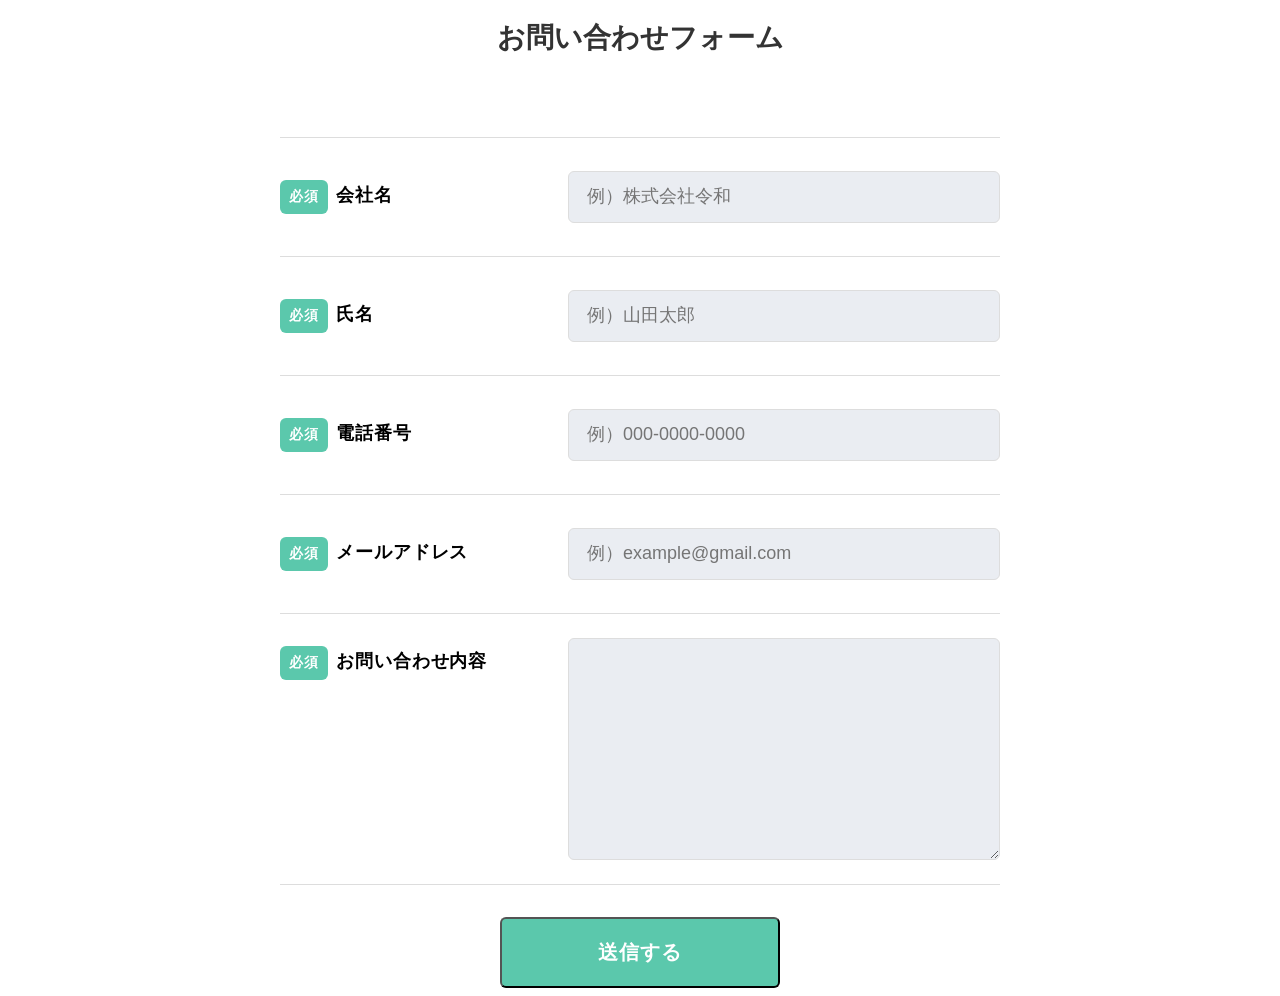
<file: index.html>
<!DOCTYPE html>
<html lang="ja">
<head>
    <meta charset="UTF-8">
    <meta name="viewport" content="width=device-width, initial-scale=1.0">
    <title>お問い合わせフォーム</title>
    <link rel="stylesheet" href="stylesheet.css"> <!-- CSSファイルを読み込む -->
</head>
<body>

        <!-- 追加: 見出し -->
        <h1 class="Form-Title">お問い合わせフォーム</h1>

        <form action="send_mail.php" method="post" class="Form">
            <div class="Form-Item">
                <p class="Form-Item-Label"><span class="Form-Item-Label-Required">必須</span>会社名</p>
                <input type="text" name="company" class="Form-Item-Input" placeholder="例）株式会社令和" required>
            </div>
            <div class="Form-Item">
                <p class="Form-Item-Label"><span class="Form-Item-Label-Required">必須</span>氏名</p>
                <input type="text" name="name" class="Form-Item-Input" placeholder="例）山田太郎" required>
            </div>
            <div class="Form-Item">
                <p class="Form-Item-Label"><span class="Form-Item-Label-Required">必須</span>電話番号</p>
                <input type="text" name="phone" class="Form-Item-Input" placeholder="例）000-0000-0000" required>
            </div>
            <div class="Form-Item">
                <p class="Form-Item-Label"><span class="Form-Item-Label-Required">必須</span>メールアドレス</p>
                <input type="email" name="email" class="Form-Item-Input" placeholder="例）example@gmail.com" required>
            </div>
            <div class="Form-Item">
                <p class="Form-Item-Label isMsg"><span class="Form-Item-Label-Required">必須</span>お問い合わせ内容</p>
                <textarea name="message" class="Form-Item-Textarea" required></textarea>
            </div>
            <input type="submit" class="Form-Btn" value="送信する">
        </form>

</body>
</html>
</file>
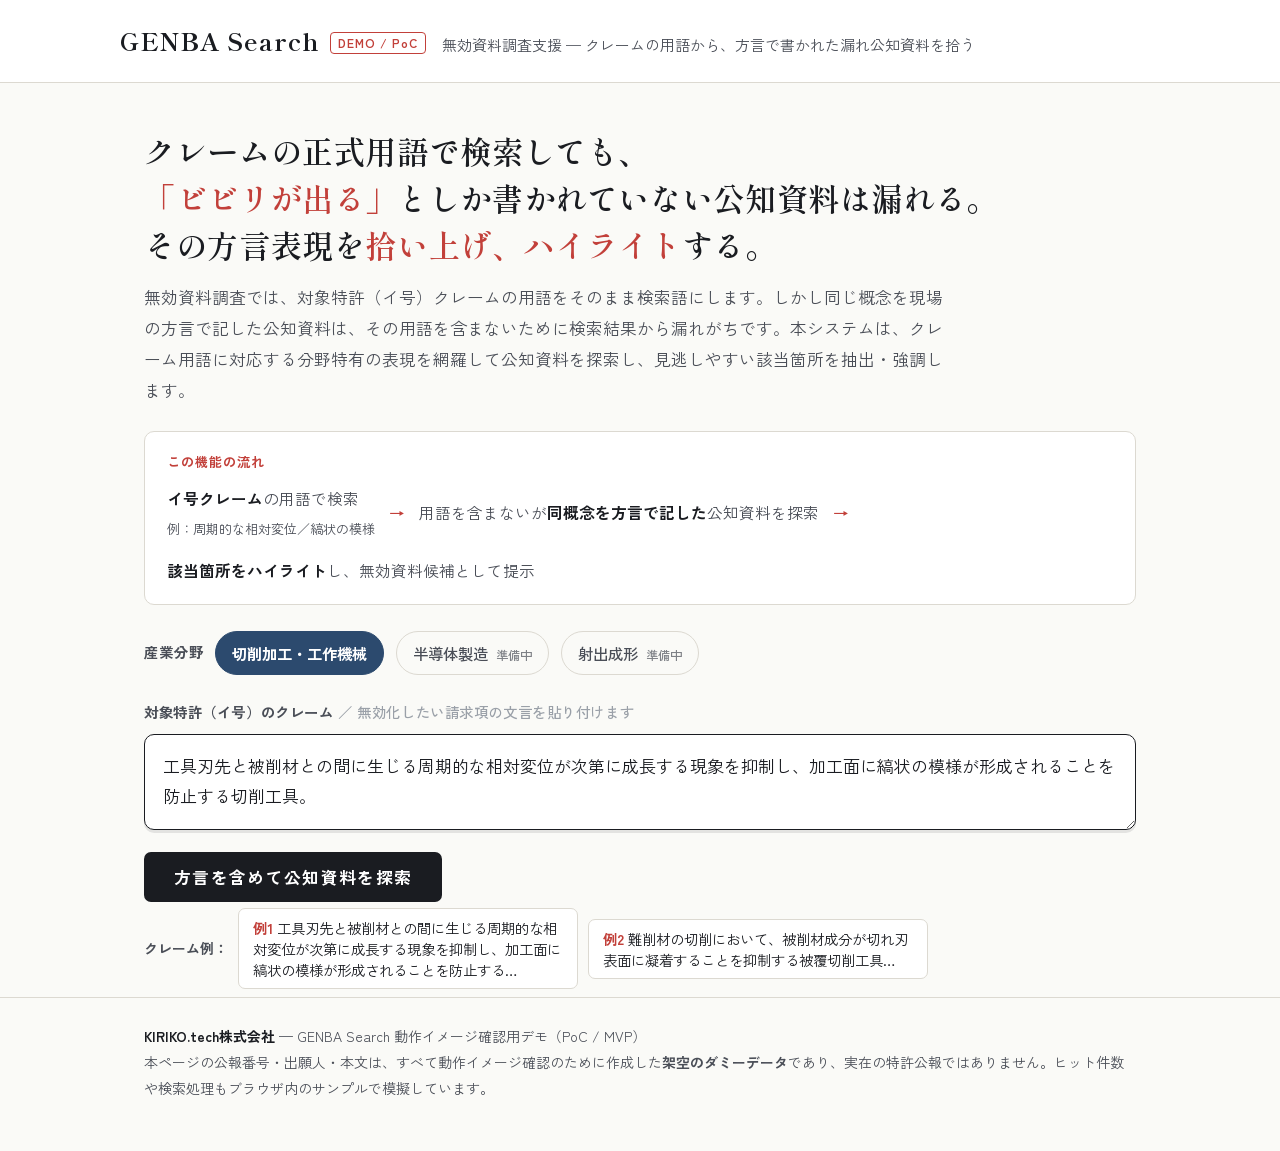
<file: genba-search-demo/index.html>
<!DOCTYPE html>
<html lang="ja">
<head>
<meta charset="UTF-8">
<meta name="viewport" content="width=device-width, initial-scale=1.0">
<title>GENBA Search（デモ）— クレームの用語から、方言で書かれた漏れ公知資料を拾う</title>
<link rel="preconnect" href="https://fonts.googleapis.com">
<link rel="preconnect" href="https://fonts.gstatic.com" crossorigin>
<link href="https://fonts.googleapis.com/css2?family=Shippori+Mincho:wght@500;600;700&family=Zen+Kaku+Gothic+New:wght@400;500;700&display=swap" rel="stylesheet">
<style>
:root{
  --paper:#FAFAF7;
  --ink:#1A1C21;
  --ink-soft:#4A4E57;
  --ai:#2C4A6E;
  --ai-pale:#E8EEF5;
  --shu:#C2403A;
  --shu-pale:#FAEBE8;
  --rule:#DCD9D1;
  --card:#FFFFFF;
  --radius:10px;
}
*{box-sizing:border-box;margin:0;padding:0}
html{font-size:17px}
body{
  background:var(--paper);color:var(--ink);
  font-family:"Zen Kaku Gothic New","Hiragino Kaku Gothic ProN",sans-serif;
  line-height:1.85;-webkit-font-smoothing:antialiased;
}
a{color:var(--ai)}
.wrap{max-width:1040px;margin:0 auto;padding:0 24px}

header{border-bottom:1px solid var(--rule);background:var(--card)}
.head-inner{display:flex;align-items:baseline;gap:16px;padding:18px 0;flex-wrap:wrap}
.brand{font-family:"Shippori Mincho",serif;font-weight:700;font-size:1.45rem;letter-spacing:.04em}
.brand .demo-tag{
  font-family:"Zen Kaku Gothic New",sans-serif;font-size:.72rem;font-weight:700;color:var(--shu);
  border:1.5px solid var(--shu);border-radius:4px;padding:1px 7px;margin-left:10px;vertical-align:3px;letter-spacing:.08em;
}
.tagline{color:var(--ink-soft);font-size:.88rem}

.hero{padding:44px 0 8px}
.hero h1{font-family:"Shippori Mincho",serif;font-weight:600;font-size:1.85rem;line-height:1.5;letter-spacing:.02em}
.hero h1 .shu{color:var(--shu)}
.hero p.lede{margin-top:14px;color:var(--ink-soft);max-width:48em;font-size:.98rem}

.usecase{
  margin-top:26px;background:var(--card);border:1px solid var(--rule);border-radius:var(--radius);
  padding:18px 22px;
}
.usecase .lab{font-size:.78rem;font-weight:700;letter-spacing:.08em;color:var(--shu)}
.usecase .flow{
  display:flex;align-items:center;gap:14px;flex-wrap:wrap;margin-top:10px;font-size:.92rem;color:var(--ink-soft);
}
.usecase .flow b{color:var(--ink)}
.usecase .arrow{color:var(--shu);font-weight:700}

.field-row{display:flex;align-items:center;gap:12px;margin-top:26px;flex-wrap:wrap}
.field-label{font-size:.85rem;font-weight:700;color:var(--ink-soft);letter-spacing:.06em}
.field-chip{font-size:.9rem;padding:7px 16px;border-radius:999px;border:1.5px solid var(--ai);background:var(--ai);color:#fff;font-weight:700}
.field-chip.off{background:transparent;color:var(--ink-soft);border-color:var(--rule);font-weight:500}
.field-chip.off small{font-size:.72rem;margin-left:4px;opacity:.7}

.claim-label{margin-top:24px;font-size:.85rem;font-weight:700;color:var(--ink-soft);letter-spacing:.04em}
.claim-label span{font-weight:500;color:#9aa0a8}
textarea#claim{
  width:100%;margin-top:8px;background:var(--card);border:1.5px solid var(--ink);border-radius:var(--radius);
  padding:16px 18px;font-family:inherit;font-size:1rem;line-height:1.8;color:var(--ink);resize:vertical;min-height:96px;
  box-shadow:0 3px 0 rgba(26,28,33,.10);
}
textarea#claim:focus{outline:3px solid var(--ai);outline-offset:1px}
.go-row{display:flex;align-items:center;gap:16px;margin-top:14px;flex-wrap:wrap}
button#go{
  font-family:inherit;font-weight:700;font-size:.98rem;letter-spacing:.08em;background:var(--ink);color:#fff;
  border:none;border-radius:7px;padding:13px 30px;cursor:pointer;transition:background .15s;
}
button#go:hover{background:var(--shu)}
button#go:focus-visible,.ex-chip:focus-visible{outline:3px solid var(--shu);outline-offset:2px}

.examples{margin-top:6px;display:flex;gap:10px;flex-wrap:wrap;align-items:center}
.examples .lab{font-size:.82rem;color:var(--ink-soft);font-weight:700}
.ex-chip{
  font-family:inherit;font-size:.85rem;cursor:pointer;background:var(--card);border:1px solid var(--rule);
  border-radius:7px;padding:8px 14px;color:var(--ink);transition:border-color .15s,background .15s;text-align:left;max-width:340px;
}
.ex-chip:hover{border-color:var(--shu);background:var(--shu-pale)}
.ex-chip b{color:var(--shu);font-weight:700}

#notice{display:none;margin-top:16px;font-size:.9rem;color:var(--shu);background:var(--shu-pale);border:1px solid var(--shu);border-radius:8px;padding:10px 16px}

#loading{display:none;margin:40px 0 10px}
.steps{display:flex;flex-direction:column;gap:10px}
.step{display:flex;align-items:center;gap:12px;color:#9aa0a8;font-size:.95rem;transition:color .3s}
.step .dot{width:10px;height:10px;border-radius:50%;background:var(--rule);flex:none;transition:background .3s}
.step.on{color:var(--ink)} .step.on .dot{background:var(--shu);animation:pulse 1s infinite}
.step.done{color:var(--ink-soft)} .step.done .dot{background:var(--ai)}
@keyframes pulse{0%,100%{transform:scale(1)}50%{transform:scale(1.5)}}

#results{display:none;padding:34px 0 60px}
.kw-box{background:var(--card);border:1px solid var(--rule);border-radius:var(--radius);padding:16px 20px;margin-bottom:22px}
.kw-box .t{font-size:.8rem;font-weight:700;letter-spacing:.06em;color:var(--ink-soft)}
.kw{display:inline-block;background:var(--ai-pale);border:1px solid var(--ai);color:var(--ai);border-radius:999px;padding:3px 13px;margin:7px 6px 0 0;font-weight:700;font-size:.9rem}

.contrast{display:grid;grid-template-columns:1fr auto 1fr;gap:0;margin-bottom:34px;border:1px solid var(--rule);border-radius:var(--radius);overflow:hidden}
.contrast .cell{padding:20px 22px;text-align:center}
.contrast .cell.normal{background:#F3F2EE}
.contrast .cell.salv{background:var(--shu-pale)}
.contrast .cell .num{font-family:"Shippori Mincho",serif;font-size:2rem;font-weight:700;line-height:1.1}
.contrast .cell.normal .num{color:var(--ink-soft)}
.contrast .cell.salv .num{color:var(--shu)}
.contrast .cell .lab{font-size:.84rem;margin-top:4px;color:var(--ink-soft)}
.contrast .cell.salv .lab{color:#8d2f2b;font-weight:700}
.contrast .mid{display:flex;align-items:center;padding:0 8px;background:var(--card);color:var(--shu);font-weight:700;font-size:1.4rem}

.sec-head{display:flex;align-items:baseline;gap:14px;margin:0 0 8px;flex-wrap:wrap}
.sec-head h2{font-family:"Shippori Mincho",serif;font-weight:600;font-size:1.25rem;letter-spacing:.03em}
.sec-head .count{font-size:.85rem;color:var(--ink-soft)}
.sec-note{font-size:.88rem;color:var(--ink-soft);margin-bottom:18px;max-width:52em}

.normhit{background:var(--card);border:1px solid var(--rule);border-radius:8px;padding:14px 20px;margin-bottom:12px}
.normhit .pub{font-size:.8rem;color:var(--ink-soft)}
.normhit h3{font-family:"Shippori Mincho",serif;font-weight:600;font-size:1.02rem;margin:1px 0 4px}
.normhit p{font-size:.9rem;color:var(--ink-soft);line-height:1.8}
.buried{font-size:.85rem;color:var(--ink-soft);background:#F3F2EE;border-radius:6px;padding:9px 14px;margin-top:6px}
.buried::before{content:"\22EF  ";color:#9aa0a8}

.legend-row{display:flex;align-items:center;justify-content:space-between;gap:18px;flex-wrap:wrap;margin:30px 0 18px}
.legend{display:flex;gap:20px;flex-wrap:wrap;align-items:center;font-size:.84rem;color:var(--ink-soft)}
.legend .sw{display:inline-block;width:1.6em;height:1em;border-radius:3px;vertical-align:-2px;margin-right:6px}
.legend .sw.shu{background:var(--shu-pale);border-bottom:2px solid var(--shu)}
.legend .sw.ai{background:var(--ai-pale);border-bottom:2px solid var(--ai)}
.toggle{display:flex;align-items:center;gap:9px;font-size:.86rem;font-weight:700;color:var(--ink);cursor:pointer;user-select:none}
.toggle input{width:18px;height:18px;accent-color:var(--shu);cursor:pointer}

.salvage{background:var(--card);border:1px solid var(--rule);border-radius:var(--radius);margin-bottom:26px;overflow:hidden;border-left:5px solid var(--shu)}
.salv-head{display:flex;justify-content:space-between;align-items:flex-start;gap:14px;padding:18px 24px 14px;border-bottom:1px solid var(--rule);flex-wrap:wrap}
.salv-head .pub{font-size:.82rem;color:var(--ink-soft);letter-spacing:.04em}
.salv-head h3{font-family:"Shippori Mincho",serif;font-weight:600;font-size:1.13rem;margin-top:2px}
.salv-head .meta{font-size:.82rem;color:var(--ink-soft);margin-top:3px}
.badge{display:inline-block;font-size:.72rem;font-weight:700;border-radius:4px;padding:2px 10px;margin-top:7px;letter-spacing:.04em;color:var(--shu);background:var(--shu-pale);border:1px solid var(--shu)}
.scorebox{text-align:right;flex:none}
.scorebox .num{font-family:"Shippori Mincho",serif;font-size:1.5rem;font-weight:700;color:var(--shu);line-height:1.1}
.scorebox .lab{font-size:.7rem;color:var(--ink-soft);letter-spacing:.06em}

.salv-body{padding:18px 24px 6px}
.passage{font-size:.97rem;line-height:2.05}
.passage .para-no{font-weight:700;color:var(--ink-soft);font-size:.85rem;margin-right:.5em}
mark{padding:0 2px;border-radius:2px;transition:background .2s,border-color .2s}
mark.s{background:var(--shu-pale);border-bottom:2.5px solid var(--shu)}
mark.n{background:var(--ai-pale);border-bottom:2.5px solid var(--ai)}
body.nohi mark.s{background:transparent;border-bottom-color:transparent}

.map{margin:16px 0 4px;border:1px solid var(--rule);border-radius:8px;overflow:hidden}
.map .mrow{display:grid;grid-template-columns:1fr 2.2em 1fr;border-top:1px solid var(--rule)}
.map .mrow:first-child{border-top:none}
.map .mhd{background:#F3F2EE;font-size:.74rem;font-weight:700;letter-spacing:.04em;color:var(--ink-soft)}
.map .c{padding:9px 14px;font-size:.9rem;line-height:1.6}
.map .c.kw{color:var(--ai);font-weight:500}
.map .c.gb{color:#8d2f2b;font-weight:500}
.map .mid{display:flex;align-items:center;justify-content:center;color:var(--shu);font-weight:700}

.reason{margin:14px 0 20px;background:#FCF9F4;border:1px dashed var(--rule);border-radius:8px;padding:14px 18px}
.reason h4{font-size:.8rem;letter-spacing:.08em;color:var(--shu);font-weight:700;margin-bottom:7px}
.reason h4::before{content:"\270E  "}
.reason p{font-size:.88rem;line-height:1.9;color:var(--ink-soft)}
.reason p b{color:var(--ink)}

.callout{background:var(--shu-pale);border:1px solid var(--shu);border-radius:var(--radius);padding:16px 20px;margin:6px 0 30px;font-size:.9rem;color:#7a2a26;line-height:1.85}
.callout b{color:#5e1f1c}

footer{border-top:1px solid var(--rule);padding:26px 0 50px;color:var(--ink-soft);font-size:.82rem}
footer .co{font-weight:700;color:var(--ink)}

@media(max-width:760px){
  html{font-size:16px}
  .hero h1{font-size:1.45rem}
  .contrast{grid-template-columns:1fr}
  .contrast .mid{padding:6px 0}
}
@media(prefers-reduced-motion:reduce){.step.on .dot{animation:none}}
</style>
</head>
<body>

<header>
  <div class="wrap head-inner">
    <div class="brand">GENBA Search<span class="demo-tag">DEMO / PoC</span></div>
    <div class="tagline">無効資料調査支援 — クレームの用語から、方言で書かれた漏れ公知資料を拾う</div>
  </div>
</header>

<main class="wrap">

  <section class="hero">
    <h1>クレームの正式用語で検索しても、<br><span class="shu">「ビビリが出る」</span>としか書かれていない公知資料は漏れる。<br>その方言表現を<span class="shu">拾い上げ、ハイライト</span>する。</h1>
    <p class="lede">無効資料調査では、対象特許（イ号）クレームの用語をそのまま検索語にします。しかし同じ概念を現場の方言で記した公知資料は、その用語を含まないために検索結果から漏れがちです。本システムは、クレーム用語に対応する分野特有の表現を網羅して公知資料を探索し、見逃しやすい該当箇所を抽出・強調します。</p>

    <div class="usecase">
      <div class="lab">この機能の流れ</div>
      <div class="flow">
        <span><b>イ号クレーム</b>の用語で検索<br><small>例：周期的な相対変位／縞状の模様</small></span>
        <span class="arrow">&rarr;</span>
        <span>用語を含まないが<b>同概念を方言で記した</b>公知資料を探索</span>
        <span class="arrow">&rarr;</span>
        <span><b>該当箇所をハイライト</b>し、無効資料候補として提示</span>
      </div>
    </div>

    <div class="field-row">
      <span class="field-label">産業分野</span>
      <span class="field-chip">切削加工・工作機械</span>
      <span class="field-chip off">半導体製造 <small>準備中</small></span>
      <span class="field-chip off">射出成形 <small>準備中</small></span>
    </div>

    <div class="claim-label">対象特許（イ号）のクレーム <span>／ 無効化したい請求項の文言を貼り付けます</span></div>
    <textarea id="claim" spellcheck="false"></textarea>

    <div class="go-row">
      <button id="go" type="button">方言を含めて公知資料を探索</button>
    </div>

    <div class="examples">
      <span class="lab">クレーム例：</span>
      <button class="ex-chip" data-id="bibiri"><b>例1</b> 工具刃先と被削材との間に生じる周期的な相対変位が次第に成長する現象を抑制し、加工面に縞状の模様が形成されることを防止する…</button>
      <button class="ex-chip" data-id="gyakuchaku"><b>例2</b> 難削材の切削において、被削材成分が切れ刃表面に凝着することを抑制する被覆切削工具…</button>
    </div>
    <div id="notice"></div>
  </section>

  <section id="loading" aria-live="polite">
    <div class="steps">
      <div class="step" id="st1"><span class="dot"></span>クレームから検索キーワードを抽出しています…</div>
      <div class="step" id="st2"><span class="dot"></span>通常キーワードで公知資料を取得しています…</div>
      <div class="step" id="st3"><span class="dot"></span>キーワードを含まない「方言」表現の公知資料を照合しています…</div>
    </div>
  </section>

  <section id="results" aria-live="polite">

    <div class="kw-box">
      <span class="t">クレームから抽出した検索キーワード</span><br>
      <span id="kwlist"></span>
    </div>

    <div class="contrast">
      <div class="cell normal"><div class="num" id="normnum"></div><div class="lab">通常キーワード検索のヒット件数<br>（重要文献が埋もれるおそれ）</div></div>
      <div class="mid">＋</div>
      <div class="cell salv"><div class="num" id="salvnum"></div><div class="lab">本システムが追加で発見した<br>「方言」無効資料候補</div></div>
    </div>

    <div class="sec-head"><h2>① 通常キーワード検索の結果</h2><span class="count" id="acount"></span></div>
    <p class="sec-note">クレームの用語「<span id="kwinline"></span>」を含む公知資料です。件数が多く、本当に効く文献が埋もれやすいのがこの調査の難所です。</p>
    <div id="blockA"></div>

    <div class="legend-row">
      <div class="legend">
        <span><span class="sw shu"></span>キーワード不一致だが同概念を示唆する方言表現</span>
        <span><span class="sw ai"></span>クレームの検索キーワードと一致</span>
      </div>
      <label class="toggle"><input type="checkbox" id="hi" checked>方言箇所をハイライト表示</label>
    </div>

    <div class="sec-head"><h2 style="color:var(--shu)">② 方言表現で追加抽出した無効資料候補</h2><span class="count" id="bcount"></span></div>
    <p class="sec-note"><b>検索キーワードを一切含まない</b>のに、同じ概念を現場の言い回しで記述している公知資料です。通常検索では漏れていた候補で、これがこのシステムの主眼です。</p>
    <div id="blockB"></div>

    <div class="callout" id="callout"></div>

  </section>

</main>

<footer>
  <div class="wrap">
    <p><span class="co">KIRIKO.tech株式会社</span> — GENBA Search 動作イメージ確認用デモ（PoC / MVP）</p>
    <p>本ページの公報番号・出願人・本文は、すべて動作イメージ確認のために作成した<b>架空のダミーデータ</b>であり、実在の特許公報ではありません。ヒット件数や検索処理もブラウザ内のサンプルで模擬しています。</p>
  </div>
</footer>

<script>
const DATA = {
bibiri: {
  claim: "工具刃先と被削材との間に生じる周期的な相対変位が次第に成長する現象を抑制し、加工面に縞状の模様が形成されることを防止する切削工具。",
  keywords: ["周期的な相対変位","相対変位の成長","縞状の模様","加工面の模様"],
  normCount: 287,
  blockA: [
    { pub:"特開2021-145872（ダミー）", title:"制振機能を備えた工作機械", meta:"出願人：尾張電機工業株式会社（架空）",
      text:'主軸の加速度から<mark class="n">周期的な相対変位</mark>を検知し、回転数を可変制御することで<mark class="n">加工面の模様</mark>の発生を防止する。' },
    { pub:"特許第7402113号（ダミー）", title:"びびり振動の解析方法", meta:"権利者：木曽川解析研究所（架空）",
      text:'本方法は、切削中に生じる<mark class="n">相対変位の成長</mark>を周波数解析し、安定限界を予測するものである。' }
  ],
  buried: "…ほか 285 件（同様にキーワードを含む文献）",
  blockB: [
    {
      pub:"特開2019-038214（ダミー）", title:"不等分割エンドミル", meta:"出願人：知多ツール製作所（架空）／ IPC: B23C 5/10",
      score:"0.91", para:"【0017】",
      passage:'本発明のエンドミルによれば、<mark class="s">アルミの仕上げ面に出るビビリを、工具側の刃先形状の工夫によって抑える</mark>ことができる。これにより、<mark class="s">削り目に現れる波目（なみめ）</mark>のない良好な面が安定して得られる。',
      map:[
        { kw:"周期的な相対変位が次第に成長する現象", gb:"ビビリ（が出る）" },
        { kw:"縞状の模様", gb:"削り目に現れる波目（なみめ）" },
        { kw:"（相対変位を）抑制する／防止する", gb:"工具側の刃先形状の工夫によって抑える" }
      ],
      reason:'検索語「周期的な相対変位」「縞状の模様」は本文に<b>一切現れません</b>。しかし「ビビリ」は再生びびり振動、すなわち周期的な相対変位の成長そのものを指す現場語であり、「削り目の波目」は縞状の模様に相当します。さらに「工具側で抑える」という解決手段もイ号クレームと一致するため、<b>通常検索では漏れていた強い無効資料候補</b>と判断しました。'
    },
    {
      pub:"実開平08-006621（ダミー）", title:"旋削用バイト", meta:"出願人：三河精工株式会社（架空）／ IPC: B23B 27/00",
      score:"0.78", para:"【0005】",
      passage:'切削速度によっては<mark class="s">バイトが鳴き（びびり）、加工面にこすれたような艶ムラ</mark>が出ることがある。本考案はすくい角を最適化し、これを<mark class="s">刃物側で抑える</mark>。',
      map:[
        { kw:"周期的な相対変位の成長", gb:"バイトが鳴く／びびる" },
        { kw:"縞状の模様", gb:"こすれたような艶ムラ" },
        { kw:"（相対変位を）抑制する", gb:"刃物側で抑える" }
      ],
      reason:'「バイトが鳴く」「びびり」は工具のびびり振動を指す現場語、「艶ムラ」は加工面に周期的に現れる外観不良の言い回しです。検索語とは表記が全く異なるため通常検索からは漏れますが、概念・解決手段ともイ号クレームに対応する候補です。'
    }
  ],
  callout: 'この調査では、上記②の <b>287件の外側、もしくは内側に埋もれていた方言文献</b> を拾い上げています。仮に通常検索の結果に含まれていた場合でも、件数が多いと見逃しがちです。本システムは各文献中の<b>方言該当箇所だけを抽出してハイライト</b>するため、大量ヒット時でも無効資料候補を見落としにくくなります（上のチェックでハイライトの有無を切り替えられます）。'
},
gyakuchaku: {
  claim: "難削材の切削において、被削材成分が切れ刃表面に凝着することを抑制する被覆切削工具。",
  keywords: ["凝着","被削材成分の移着","難削材"],
  normCount: 196,
  blockA: [
    { pub:"特開2020-097431（ダミー）", title:"難削材加工用コーティング工具", meta:"出願人：渥美超硬株式会社（架空）",
      text:'本被膜は表面エネルギーを低減し、<mark class="n">難削材</mark>切削時の<mark class="n">凝着</mark>を抑制する。' },
    { pub:"特許第7188204号（ダミー）", title:"切削工具用硬質皮膜", meta:"権利者：豊川コーティング株式会社（架空）",
      text:'皮膜の最表層を平滑化することで、<mark class="n">被削材成分の移着</mark>の起点形成を抑える。' }
  ],
  buried: "…ほか 194 件（同様にキーワードを含む文献）",
  blockB: [
    {
      pub:"特開2018-205517（ダミー）", title:"ステンレス深穴加工用ドリル", meta:"出願人：碧南スチール工業（架空）／ IPC: B23B 51/06",
      score:"0.88", para:"【0023】",
      passage:'<mark class="s">ステンレスの深穴では刃先が焼き付き、刃に材料が持っていかれる</mark>ことがある。本ドリルは油穴位置を見直し、<mark class="s">この焼き付きを防ぐ</mark>。',
      map:[
        { kw:"凝着", gb:"焼き付き／刃に材料が持っていかれる" },
        { kw:"被削材成分の移着", gb:"材料が（刃に）持っていかれる" },
        { kw:"難削材", gb:"ステンレス（の深穴）" }
      ],
      reason:'「焼き付き」「刃に材料が持っていかれる」は、被削材成分が切れ刃に移着・固着する現象（＝凝着）を指す現場語です。「ステンレス」は難削材の代表で、検索語「難削材」を含まなくても対象に該当します。検索語が一つも現れない<b>漏れ候補</b>です。'
    },
    {
      pub:"特開2017-141980（ダミー）", title:"切削インサート", meta:"出願人：知立工具株式会社（架空）／ IPC: B23B 27/14",
      score:"0.74", para:"【0009】",
      passage:'ねばい材を削ると<mark class="s">刃先に金属がべったり付いて（構成刃先）、これが取れる時に面がむしれる</mark>。本インサートは刃先処理によりこれを抑える。',
      map:[
        { kw:"凝着", gb:"刃先に金属がべったり付く（構成刃先）" },
        { kw:"被削材成分の移着", gb:"金属が刃先に付く" },
        { kw:"難削材", gb:"ねばい材" }
      ],
      reason:'「べったり付く」「構成刃先」「むしれる」は凝着・溶着に起因する現象群の現場語です。表記はクレーム用語と全く異なりますが、同概念を示しており候補として抽出しました。'
    }
  ],
  callout: '通常検索の196件の外側、もしくは内側に埋もれていた方言文献を拾い上げています。件数が多い調査では、たとえ結果に含まれていても見逃しがちです。本システムは各文献の<b>方言該当箇所だけをハイライト</b>するため、見落としを減らせます。'
}
};

const $ = id => document.getElementById(id);
function renderKw(arr){ return arr.map(k=>'<span class="kw">'+k+'</span>').join(""); }
function renderA(items, buried){
  return items.map(h=>'<div class="normhit"><div class="pub">'+h.pub+'</div><h3>'+h.title+'</h3><p>'+h.meta+'<br>'+h.text+'</p></div>').join("") + '<div class="buried">'+buried+'</div>';
}
function renderMap(map){
  const head = '<div class="mrow mhd"><div class="c">イ号クレームの用語</div><div class="mid"></div><div class="c">この公知資料での表現（方言）</div></div>';
  const rows = map.map(m=>'<div class="mrow"><div class="c kw">'+m.kw+'</div><div class="mid">&hArr;</div><div class="c gb">'+m.gb+'</div></div>').join("");
  return '<div class="map">'+head+rows+'</div>';
}
function renderB(items){
  return items.map((h,i)=>'<article class="salvage"><div class="salv-head"><div><div class="pub">候補'+(i+1)+'．'+h.pub+'</div><h3>'+h.title+'</h3><div class="meta">'+h.meta+'</div><span class="badge">キーワード不一致・方言マッチ</span></div><div class="scorebox"><div class="num">'+h.score+'</div><div class="lab">類推スコア</div></div></div><div class="salv-body"><div class="passage"><span class="para-no">'+h.para+'</span>'+h.passage+'</div>'+renderMap(h.map)+'<div class="reason"><h4>なぜ通常検索では漏れ、本システムは拾えたか</h4><p>'+h.reason+'</p></div></div></article>').join("");
}

let timers=[];
function run(id){
  const d = DATA[id];
  $("notice").style.display="none";
  $("results").style.display="none";
  $("loading").style.display="block";
  ["st1","st2","st3"].forEach(s=>$(s).className="step");
  timers.forEach(clearTimeout); timers=[];
  timers.push(setTimeout(()=>$("st1").classList.add("on"),50));
  timers.push(setTimeout(()=>{$("st1").className="step done";$("st2").classList.add("on")},700));
  timers.push(setTimeout(()=>{$("st2").className="step done";$("st3").classList.add("on")},1450));
  timers.push(setTimeout(()=>{
    $("st3").className="step done";
    $("loading").style.display="none";
    $("kwlist").innerHTML = renderKw(d.keywords);
    $("normnum").textContent = d.normCount.toLocaleString()+"件";
    $("salvnum").textContent = d.blockB.length+"件";
    $("acount").textContent = d.normCount.toLocaleString()+"件（代表例を表示）";
    $("kwinline").textContent = d.keywords.slice(0,2).join("」「");
    $("blockA").innerHTML = renderA(d.blockA, d.buried);
    $("bcount").textContent = d.blockB.length+"件";
    $("blockB").innerHTML = renderB(d.blockB);
    $("callout").innerHTML = d.callout;
    $("results").style.display="block";
    $("results").scrollIntoView({behavior:"smooth",block:"start"});
  },2150));
}
document.querySelectorAll(".ex-chip").forEach(b=>{
  b.addEventListener("click",()=>{ $("claim").value = DATA[b.dataset.id].claim; run(b.dataset.id); });
});
function detect(t){
  if(/縞状|相対変位|ビビ|びび|振動/.test(t)) return "bibiri";
  if(/凝着|移着|焼き?付|難削|ステンレス|構成刃先/.test(t)) return "gyakuchaku";
  return null;
}
$("go").addEventListener("click",()=>{
  const v = $("claim").value.trim();
  if(!v){ $("claim").focus(); return; }
  const id = detect(v);
  if(id){ run(id); }
  else{
    $("notice").style.display="block";
    $("notice").innerHTML = "本デモ版で照合できるのは「ビビリ（びびり振動）」系と「凝着（焼き付き）」系のクレームです。上のクレーム例をクリックしてお試しください（製品版では分野辞書全体に対応します）。";
  }
});
$("hi").addEventListener("change",e=>{ document.body.classList.toggle("nohi", !e.target.checked); });
$("claim").value = DATA.bibiri.claim;
</script>
</body>
</html>
</file>
<file: stylesheet.css>
.Form {
  margin-top: 80px;
  margin-left: auto;
  margin-right: auto;
  max-width: 720px;
}
@media screen and (max-width: 480px) {
  .Form {
    margin-top: 40px;
  }
}
.Form-Title {
  text-align: center;
  font-size: 28px;
  font-weight: bold;
  color: #333;
  margin-bottom: 20px;
}
.Form-Item {
  border-top: 1px solid #ddd;
  padding-top: 24px;
  padding-bottom: 24px;
  width: 100%;
  display: flex;
  align-items: center;
}
@media screen and (max-width: 480px) {
  .Form-Item {
    padding-left: 14px;
    padding-right: 14px;
    padding-top: 16px;
    padding-bottom: 16px;
    flex-wrap: wrap;
  }
}
.Form-Item:nth-child(5) {
  border-bottom: 1px solid #ddd;
}
.Form-Item-Label {
  width: 100%;
  max-width: 248px;
  letter-spacing: 0.05em;
  font-weight: bold;
  font-size: 18px;
}
@media screen and (max-width: 480px) {
  .Form-Item-Label {
    max-width: inherit;
    display: flex;
    align-items: center;
    font-size: 15px;
  }
}
.Form-Item-Label.isMsg {
  margin-top: 8px;
  margin-bottom: auto;
}
@media screen and (max-width: 480px) {
  .Form-Item-Label.isMsg {
    margin-top: 0;
  }
}
.Form-Item-Label-Required {
  border-radius: 6px;
  margin-right: 8px;
  padding-top: 8px;
  padding-bottom: 8px;
  width: 48px;
  display: inline-block;
  text-align: center;
  background: #5bc8ac;
  color: #fff;
  font-size: 14px;
}
@media screen and (max-width: 480px) {
  .Form-Item-Label-Required {
    border-radius: 4px;
    padding-top: 4px;
    padding-bottom: 4px;
    width: 32px;
    font-size: 10px;
  }
}
.Form-Item-Input {
  border: 1px solid #ddd;
  border-radius: 6px;
  margin-left: 40px;
  padding-left: 1em;
  padding-right: 1em;
  height: 48px;
  flex: 1;
  width: 100%;
  max-width: 410px;
  background: #eaedf2;
  font-size: 18px;
}
@media screen and (max-width: 480px) {
  .Form-Item-Input {
    margin-left: 0;
    margin-top: 18px;
    height: 40px;
    flex: inherit;
    font-size: 15px;
  }
}
.Form-Item-Textarea {
  border: 1px solid #ddd;
  border-radius: 6px;
  margin-left: 40px;
  padding-left: 1em;
  padding-right: 1em;
  height: 216px;
  flex: 1;
  width: 100%;
  max-width: 410px;
  background: #eaedf2;
  font-size: 18px;
}
@media screen and (max-width: 480px) {
  .Form-Item-Textarea {
    margin-top: 18px;
    margin-left: 0;
    height: 200px;
    flex: inherit;
    font-size: 15px;
  }
}
.Form-Btn {
  border-radius: 6px;
  margin-top: 32px;
  margin-left: auto;
  margin-right: auto;
  padding-top: 20px;
  padding-bottom: 20px;
  width: 280px;
  display: block;
  letter-spacing: 0.05em;
  background: #5bc8ac;
  color: #fff;
  font-weight: bold;
  font-size: 20px;
}
@media screen and (max-width: 480px) {
  .Form-Btn {
    margin-top: 24px;
    padding-top: 8px;
    padding-bottom: 8px;
    width: 160px;
    font-size: 16px;
  }
}
</file>
